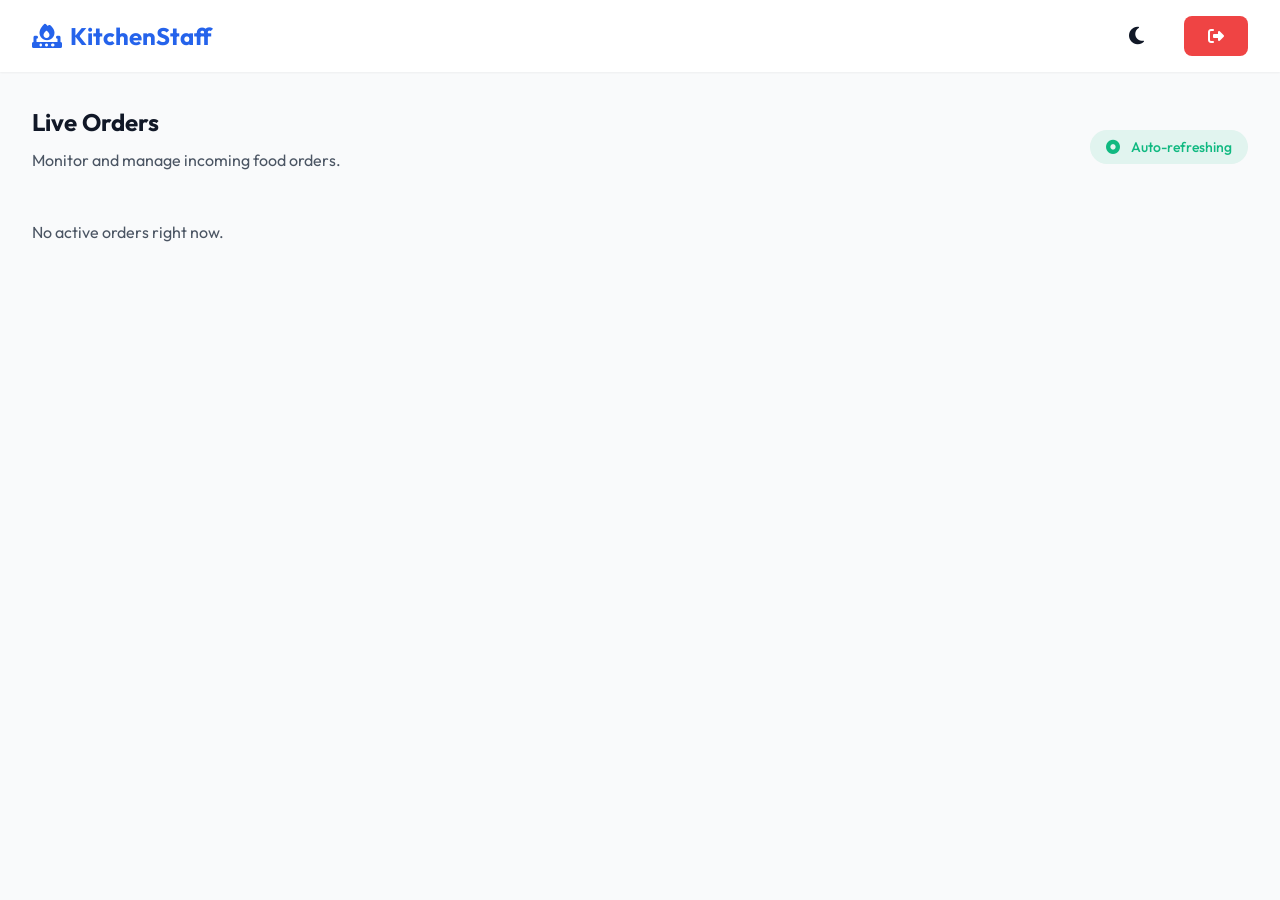
<file: canteen-system/kitchen-panel.html>
<!DOCTYPE html>
<html lang="en">
<head>
    <meta charset="UTF-8">
    <meta name="viewport" content="width=device-width, initial-scale=1.0">
    <title>Kitchen - Smart Canteen</title>
    <link rel="stylesheet" href="css/style.css">
    <link rel="stylesheet" href="https://cdnjs.cloudflare.com/ajax/libs/font-awesome/6.4.0/css/all.min.css">
</head>
<body>
    <header>
        <div class="container" style="max-width: 100%; padding: 0 2rem;">
            <nav>
                <a href="index.html" class="logo"><i class="fa-solid fa-fire-burner"></i> KitchenStaff</a>
                <div class="nav-links">
                    <button id="theme-btn" class="theme-toggle"><i class="fa-regular fa-moon"></i></button>
                    <button id="logout-btn" class="btn btn-danger"><i class="fa-solid fa-right-from-bracket"></i></button>
                </div>
            </nav>
        </div>
    </header>

    <main class="main-content" style="max-width: 1400px; margin: 0 auto; padding-top: 2rem;">
        <div style="display: flex; justify-content: space-between; align-items: center; margin-bottom: 2rem; flex-wrap: wrap; gap: 1rem;">
            <div>
                <h2>Live Orders</h2>
                <p style="color: var(--text-secondary);">Monitor and manage incoming food orders.</p>
            </div>
            <div>
                <span class="status-badge status-available" style="padding: 0.5rem 1rem;"><i class="fa-solid fa-circle-dot fa-fade" style="margin-right: 0.5rem;"></i> Auto-refreshing</span>
            </div>
        </div>

        <div class="orders-grid" id="kitchen-orders">
            <!-- Loaded via JS -->
        </div>
    </main>

    <script src="js/script.js"></script>
</body>
</html>
</file>
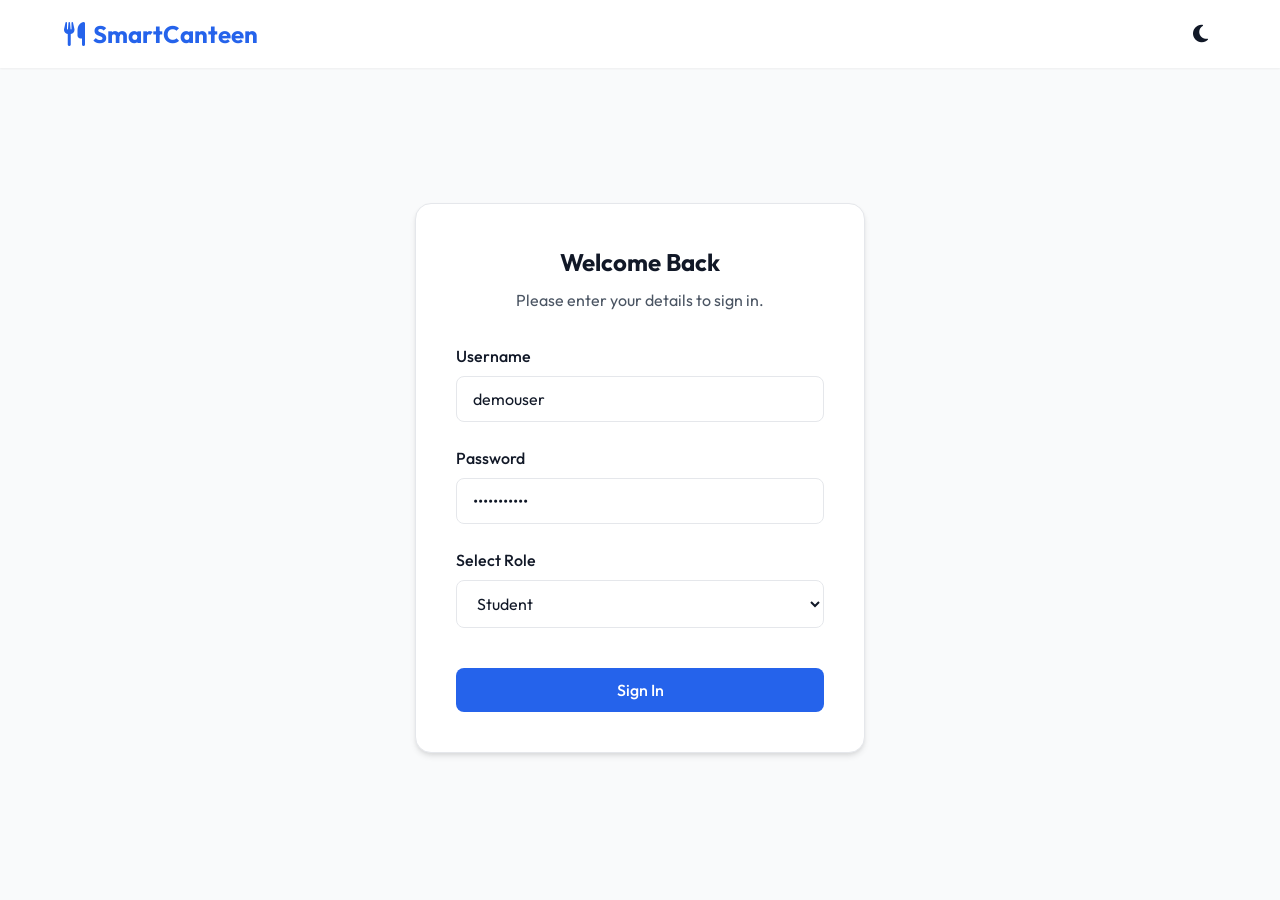
<file: canteen-system/login.html>
<!DOCTYPE html>
<html lang="en">
<head>
    <meta charset="UTF-8">
    <meta name="viewport" content="width=device-width, initial-scale=1.0">
    <title>Login - Smart Canteen</title>
    <link rel="stylesheet" href="css/style.css">
    <link rel="stylesheet" href="https://cdnjs.cloudflare.com/ajax/libs/font-awesome/6.4.0/css/all.min.css">
</head>
<body>
    <header>
        <div class="container">
            <nav>
                <a href="index.html" class="logo"><i class="fa-solid fa-utensils"></i> SmartCanteen</a>
                <button id="theme-btn" class="theme-toggle"><i class="fa-regular fa-moon"></i></button>
            </nav>
        </div>
    </header>

    <main class="login-container">
        <div class="card login-card">
            <div class="login-header">
                <h2>Welcome Back</h2>
                <p>Please enter your details to sign in.</p>
            </div>
            <form id="login-form">
                <div class="form-group">
                    <label for="username">Username</label>
                    <input type="text" id="username" class="form-control" placeholder="Enter your username" value="demouser" required>
                </div>
                <div class="form-group">
                    <label for="password">Password</label>
                    <input type="password" id="password" class="form-control" placeholder="••••••••" value="password123" required>
                </div>
                <div class="form-group">
                    <label for="role">Select Role</label>
                    <select id="role" class="form-control" required>
                        <option value="student">Student</option>
                        <option value="admin">Admin</option>
                        <option value="kitchen">Kitchen Staff</option>
                    </select>
                </div>
                <button type="submit" class="btn btn-primary" style="width: 100%; margin-top: 1rem;">Sign In</button>
            </form>
        </div>
    </main>

    <script src="js/script.js"></script>
</body>
</html>
</file>
<file: canteen-system/css/style.css>
@import url('https://fonts.googleapis.com/css2?family=Outfit:wght@300;400;500;600;700;800&display=swap');

:root {
    --primary: #2563EB;
    --primary-hover: #1D4ED8;
    --secondary: #111827;
    --background: #F9FAFB;
    --surface: #ffffff;
    --text-primary: #111827;
    --text-secondary: #4B5563;
    --border: #E5E7EB;
    --shadow-sm: 0 1px 2px 0 rgba(0, 0, 0, 0.05);
    --shadow-md: 0 4px 6px -1px rgba(0, 0, 0, 0.1), 0 2px 4px -1px rgba(0, 0, 0, 0.06);
    --shadow-lg: 0 10px 15px -3px rgba(0, 0, 0, 0.1), 0 4px 6px -2px rgba(0, 0, 0, 0.05);
    --radius-md: 0.5rem;
    --radius-lg: 1rem;
    --transition: all 0.3s ease;
    
    /* Dark mode */
    --dark-background: #111827;
    --dark-surface: #1F2937;
    --dark-text-primary: #F9FAFB;
    --dark-text-secondary: #9CA3AF;
    --dark-border: #374151;
}

[data-theme="dark"] {
    --background: var(--dark-background);
    --surface: var(--dark-surface);
    --text-primary: var(--dark-text-primary);
    --text-secondary: var(--dark-text-secondary);
    --border: var(--dark-border);
}

* {
    margin: 0;
    padding: 0;
    box-sizing: border-box;
    font-family: 'Outfit', sans-serif;
}

body {
    background-color: var(--background);
    color: var(--text-primary);
    line-height: 1.5;
    transition: background-color 0.3s, color 0.3s;
}

a {
    text-decoration: none;
    color: inherit;
}

ul {
    list-style: none;
}

img {
    max-width: 100%;
    display: block;
}

.container {
    max-width: 1200px;
    margin: 0 auto;
    padding: 0 1.5rem;
}

/* Typography */
h1, h2, h3, h4, h5, h6 {
    color: var(--text-primary);
    margin-bottom: 0.5rem;
}

p {
    color: var(--text-secondary);
    margin-bottom: 1rem;
}

/* Buttons */
.btn {
    display: inline-flex;
    align-items: center;
    justify-content: center;
    gap: 0.5rem;
    padding: 0.75rem 1.5rem;
    border-radius: var(--radius-md);
    font-weight: 500;
    cursor: pointer;
    transition: var(--transition);
    border: none;
    outline: none;
    font-size: 1rem;
}

.btn-primary {
    background-color: var(--primary);
    color: white;
}

.btn-primary:hover {
    background-color: var(--primary-hover);
    transform: translateY(-2px);
    box-shadow: var(--shadow-md);
}

.btn-secondary {
    background-color: transparent;
    border: 2px solid var(--primary);
    color: var(--primary);
}

.btn-secondary:hover {
    background-color: rgba(37, 99, 235, 0.05);
    transform: translateY(-2px);
}

.btn-outline {
    background-color: transparent;
    border: 1px solid var(--border);
    color: var(--text-primary);
}

.btn-outline:hover {
    background-color: rgba(0, 0, 0, 0.05);
}

[data-theme="dark"] .btn-outline:hover {
    background-color: rgba(255, 255, 255, 0.05);
}

.btn-danger {
    background-color: #ef4444;
    color: white;
}

.btn-danger:hover {
    background-color: #dc2626;
}

.btn-success {
    background-color: #10b981;
    color: white;
}

/* Navbar */
header {
    background-color: var(--surface);
    box-shadow: var(--shadow-sm);
    position: sticky;
    top: 0;
    z-index: 100;
    transition: background-color 0.3s;
}

nav {
    display: flex;
    justify-content: space-between;
    align-items: center;
    padding: 1rem 0;
}

.logo {
    font-size: 1.5rem;
    font-weight: 700;
    color: var(--primary);
    display: flex;
    align-items: center;
    gap: 0.5rem;
}

.nav-links {
    display: flex;
    align-items: center;
    gap: 2rem;
}

.nav-links a {
    font-weight: 500;
    color: var(--text-secondary);
    transition: var(--transition);
}

.nav-links a:hover {
    color: var(--primary);
}

.theme-toggle {
    background: transparent;
    border: none;
    color: var(--text-primary);
    font-size: 1.25rem;
    cursor: pointer;
    padding: 0.5rem;
    border-radius: 50%;
    transition: var(--transition);
    display: flex;
    align-items: center;
    justify-content: center;
}

.theme-toggle:hover {
    background-color: var(--border);
}

/* Form inputs */
.form-group {
    margin-bottom: 1.5rem;
}

.form-group label {
    display: block;
    margin-bottom: 0.5rem;
    font-weight: 500;
    color: var(--text-primary);
}

.form-control {
    width: 100%;
    padding: 0.75rem 1rem;
    border-radius: var(--radius-md);
    border: 1px solid var(--border);
    background-color: var(--surface);
    color: var(--text-primary);
    font-size: 1rem;
    transition: var(--transition);
}

.form-control:focus {
    outline: none;
    border-color: var(--primary);
    box-shadow: 0 0 0 3px rgba(37, 99, 235, 0.2);
}

/* Hero Section */
.hero {
    padding: 6rem 0;
    display: flex;
    align-items: center;
    justify-content: space-between;
    gap: 4rem;
}

.hero-content {
    flex: 1;
}

.hero-title {
    font-size: 3.5rem;
    font-weight: 800;
    line-height: 1.2;
    margin-bottom: 1.5rem;
}

.hero-title span {
    color: var(--primary);
}

.hero-subtitle {
    font-size: 1.25rem;
    margin-bottom: 2.5rem;
    max-width: 500px;
}

.hero-actions {
    display: flex;
    gap: 1rem;
}

.hero-image {
    flex: 1;
    position: relative;
    border-radius: var(--radius-lg);
    overflow: hidden;
    box-shadow: var(--shadow-lg);
    animation: float 6s ease-in-out infinite;
}

@keyframes float {
    0% { transform: translateY(0px); }
    50% { transform: translateY(-20px); }
    100% { transform: translateY(0px); }
}

/* Cards Layout */
.card {
    background-color: var(--surface);
    border-radius: var(--radius-lg);
    overflow: hidden;
    box-shadow: var(--shadow-md);
    transition: var(--transition);
    border: 1px solid var(--border);
}

.card:hover {
    transform: translateY(-5px);
    box-shadow: var(--shadow-lg);
}

/* Login Page */
.login-container {
    min-height: calc(100vh - 80px); /* header height */
    display: flex;
    align-items: center;
    justify-content: center;
    padding: 2rem;
}

.login-card {
    width: 100%;
    max-width: 450px;
    padding: 2.5rem;
}

.login-header {
    text-align: center;
    margin-bottom: 2rem;
}

/* Dashboards common */
.dashboard-layout {
    display: flex;
    min-height: calc(100vh - 80px);
}

.sidebar {
    width: 280px;
    background-color: var(--surface);
    border-right: 1px solid var(--border);
    padding: 2rem 1.5rem;
    position: sticky;
    top: 80px;
    height: calc(100vh - 80px);
    overflow-y: auto;
}

.main-content {
    flex: 1;
    padding: 2rem;
}

/* Student Dashboard */
.search-bar {
    display: flex;
    margin-bottom: 2rem;
    gap: 1rem;
}

.search-input {
    flex: 1;
    position: relative;
}

.search-input i {
    position: absolute;
    left: 1rem;
    top: 50%;
    transform: translateY(-50%);
    color: var(--text-secondary);
}

.search-input input {
    padding-left: 2.5rem;
}

.categories {
    display: flex;
    gap: 1rem;
    margin-bottom: 2rem;
    overflow-x: auto;
    padding-bottom: 0.5rem;
}

.category-pill {
    padding: 0.5rem 1.5rem;
    background-color: var(--surface);
    border: 1px solid var(--border);
    border-radius: 2rem;
    cursor: pointer;
    font-weight: 500;
    white-space: nowrap;
    transition: var(--transition);
}

.category-pill.active, .category-pill:hover {
    background-color: var(--primary);
    color: white;
    border-color: var(--primary);
}

.food-grid {
    display: grid;
    grid-template-columns: repeat(auto-fill, minmax(280px, 1fr));
    gap: 2rem;
}

.food-card {
    display: flex;
    flex-direction: column;
}

.food-img-container {
    height: 180px;
    overflow: hidden;
    position: relative;
}

.food-img-container img {
    width: 100%;
    height: 100%;
    object-fit: cover;
    transition: var(--transition);
}

.food-card:hover .food-img-container img {
    transform: scale(1.05);
}

.fav-btn {
    position: absolute;
    top: 1rem;
    right: 1rem;
    background: white;
    border: none;
    width: 2.5rem;
    height: 2.5rem;
    border-radius: 50%;
    display: flex;
    align-items: center;
    justify-content: center;
    color: #ef4444;
    cursor: pointer;
    box-shadow: var(--shadow-sm);
    transition: var(--transition);
    font-size: 1.2rem;
}

[data-theme="dark"] .fav-btn {
    background: var(--dark-surface);
}

.fav-btn:hover {
    transform: scale(1.1);
}

.food-info {
    padding: 1.5rem;
    display: flex;
    flex-direction: column;
    flex: 1;
}

.food-header {
    display: flex;
    justify-content: space-between;
    align-items: flex-start;
    margin-bottom: 0.5rem;
}

.food-title {
    font-size: 1.25rem;
    font-weight: 600;
}

.food-price {
    font-weight: 700;
    color: var(--primary);
    font-size: 1.25rem;
}

.food-desc {
    font-size: 0.875rem;
    margin-bottom: 1.5rem;
    flex: 1;
}

.add-cart-btn {
    width: 100%;
}

/* Cart Sidebar */
.cart-sidebar {
    width: 350px;
    background-color: var(--surface);
    border-left: 1px solid var(--border);
    position: fixed;
    right: -350px;
    top: 80px;
    height: calc(100vh - 80px);
    box-shadow: var(--shadow-lg);
    transition: right 0.3s ease;
    display: flex;
    flex-direction: column;
    z-index: 90;
}

.cart-sidebar.open {
    right: 0;
}

.cart-header {
    padding: 1.5rem;
    border-bottom: 1px solid var(--border);
    display: flex;
    justify-content: space-between;
    align-items: center;
}

.cart-close {
    background: transparent;
    border: none;
    font-size: 1.5rem;
    color: var(--text-secondary);
    cursor: pointer;
}

.cart-items {
    flex: 1;
    overflow-y: auto;
    padding: 1.5rem;
    display: flex;
    flex-direction: column;
    gap: 1rem;
}

.cart-item {
    display: flex;
    gap: 1rem;
    align-items: center;
    background: var(--background);
    padding: 1rem;
    border-radius: var(--radius-md);
}

.cart-item-img {
    width: 60px;
    height: 60px;
    border-radius: var(--radius-md);
    object-fit: cover;
}

.cart-item-info {
    flex: 1;
}

.cart-item-title {
    font-weight: 600;
    font-size: 0.875rem;
    margin-bottom: 0.25rem;
}

.cart-item-controls {
    display: flex;
    align-items: center;
    gap: 0.5rem;
}

.qty-btn {
    width: 24px;
    height: 24px;
    display: flex;
    align-items: center;
    justify-content: center;
    background: var(--surface);
    border: 1px solid var(--border);
    border-radius: 4px;
    cursor: pointer;
}

.cart-item-price {
    font-weight: 700;
}

.cart-footer {
    padding: 1.5rem;
    border-top: 1px solid var(--border);
    background: var(--surface);
}

.cart-total {
    display: flex;
    justify-content: space-between;
    font-weight: 700;
    font-size: 1.25rem;
    margin-bottom: 1rem;
}

/* Order Modal */
.modal-overlay {
    position: fixed;
    top: 0;
    left: 0;
    right: 0;
    bottom: 0;
    background: rgba(0,0,0,0.5);
    display: flex;
    align-items: center;
    justify-content: center;
    z-index: 1000;
    opacity: 0;
    pointer-events: none;
    transition: var(--transition);
}

.modal-overlay.active {
    opacity: 1;
    pointer-events: all;
}

.modal-content {
    background: var(--surface);
    padding: 3rem 2rem;
    border-radius: var(--radius-lg);
    box-shadow: var(--shadow-lg);
    text-align: center;
    max-width: 400px;
    width: 90%;
    transform: translateY(20px);
    transition: var(--transition);
}

.modal-overlay.active .modal-content {
    transform: translateY(0);
}

.modal-icon {
    font-size: 4rem;
    color: #10b981;
    margin-bottom: 1rem;
}

.token-number {
    font-size: 3rem;
    font-weight: 800;
    color: var(--primary);
    margin: 1rem 0;
}

/* Admin Dashboard */
.stat-cards {
    display: grid;
    grid-template-columns: repeat(auto-fit, minmax(240px, 1fr));
    gap: 1.5rem;
    margin-bottom: 2rem;
}

.stat-card {
    padding: 1.5rem;
    display: flex;
    align-items: center;
    gap: 1.5rem;
}

.stat-icon {
    width: 60px;
    height: 60px;
    border-radius: 50%;
    background-color: rgba(37, 99, 235, 0.1);
    color: var(--primary);
    display: flex;
    align-items: center;
    justify-content: center;
    font-size: 1.5rem;
}

.stat-info h3 {
    font-size: 2rem;
    font-weight: 700;
    margin-bottom: 0.25rem;
}

.stat-info p {
    margin: 0;
}

.data-table-container {
    background: var(--surface);
    border-radius: var(--radius-lg);
    border: 1px solid var(--border);
    overflow: hidden;
}

.data-table {
    width: 100%;
    border-collapse: collapse;
}

.data-table th, .data-table td {
    padding: 1rem 1.5rem;
    text-align: left;
    border-bottom: 1px solid var(--border);
}

.data-table th {
    background-color: var(--background);
    font-weight: 600;
    color: var(--text-secondary);
}

.data-table tr:last-child td {
    border-bottom: none;
}

.status-badge {
    padding: 0.25rem 0.75rem;
    border-radius: 2rem;
    font-size: 0.875rem;
    font-weight: 500;
}

.status-available {
    background-color: rgba(16, 185, 129, 0.1);
    color: #10b981;
}

.status-unavailable {
    background-color: rgba(239, 68, 68, 0.1);
    color: #ef4444;
}

.action-btns {
    display: flex;
    gap: 0.5rem;
}

.btn-icon {
    width: 32px;
    height: 32px;
    border-radius: 4px;
    display: flex;
    align-items: center;
    justify-content: center;
    cursor: pointer;
    border: none;
    background: var(--background);
    color: var(--text-secondary);
    transition: var(--transition);
}

.btn-icon:hover {
    background: var(--border);
    color: var(--text-primary);
}

/* Kitchen Panel */
.orders-grid {
    display: grid;
    grid-template-columns: repeat(auto-fill, minmax(320px, 1fr));
    gap: 1.5rem;
}

.order-card {
    border-top: 4px solid var(--primary);
}

.order-header {
    padding: 1.5rem;
    border-bottom: 1px solid var(--border);
    display: flex;
    justify-content: space-between;
    align-items: center;
}

.order-token {
    font-size: 1.5rem;
    font-weight: 800;
}

.order-time {
    font-size: 0.875rem;
    color: var(--text-secondary);
}

.order-items-list {
    padding: 1.5rem;
}

.order-items-list li {
    display: flex;
    justify-content: space-between;
    margin-bottom: 0.75rem;
    padding-bottom: 0.75rem;
    border-bottom: 1px dashed var(--border);
}

.order-items-list li:last-child {
    margin-bottom: 0;
    padding-bottom: 0;
    border-bottom: none;
}

.order-actions {
    padding: 1.5rem;
    background: var(--background);
    display: flex;
    gap: 1rem;
}

.order-actions .btn {
    flex: 1;
}

/* Responsive */
@media (max-width: 768px) {
    .hero {
        flex-direction: column;
        padding: 4rem 0;
        text-align: center;
    }
    
    .hero-actions {
        justify-content: center;
    }
    
    .dashboard-layout {
        flex-direction: column;
    }
    
    .sidebar {
        width: 100%;
        height: auto;
        position: static;
        border-right: none;
        border-bottom: 1px solid var(--border);
    }
    
    .cart-sidebar {
        width: 100%;
        right: -100%;
    }
    
    .nav-links {
        display: none;
    }
    
    .mobile-menu-btn {
        display: block;
    }
}
</file>
